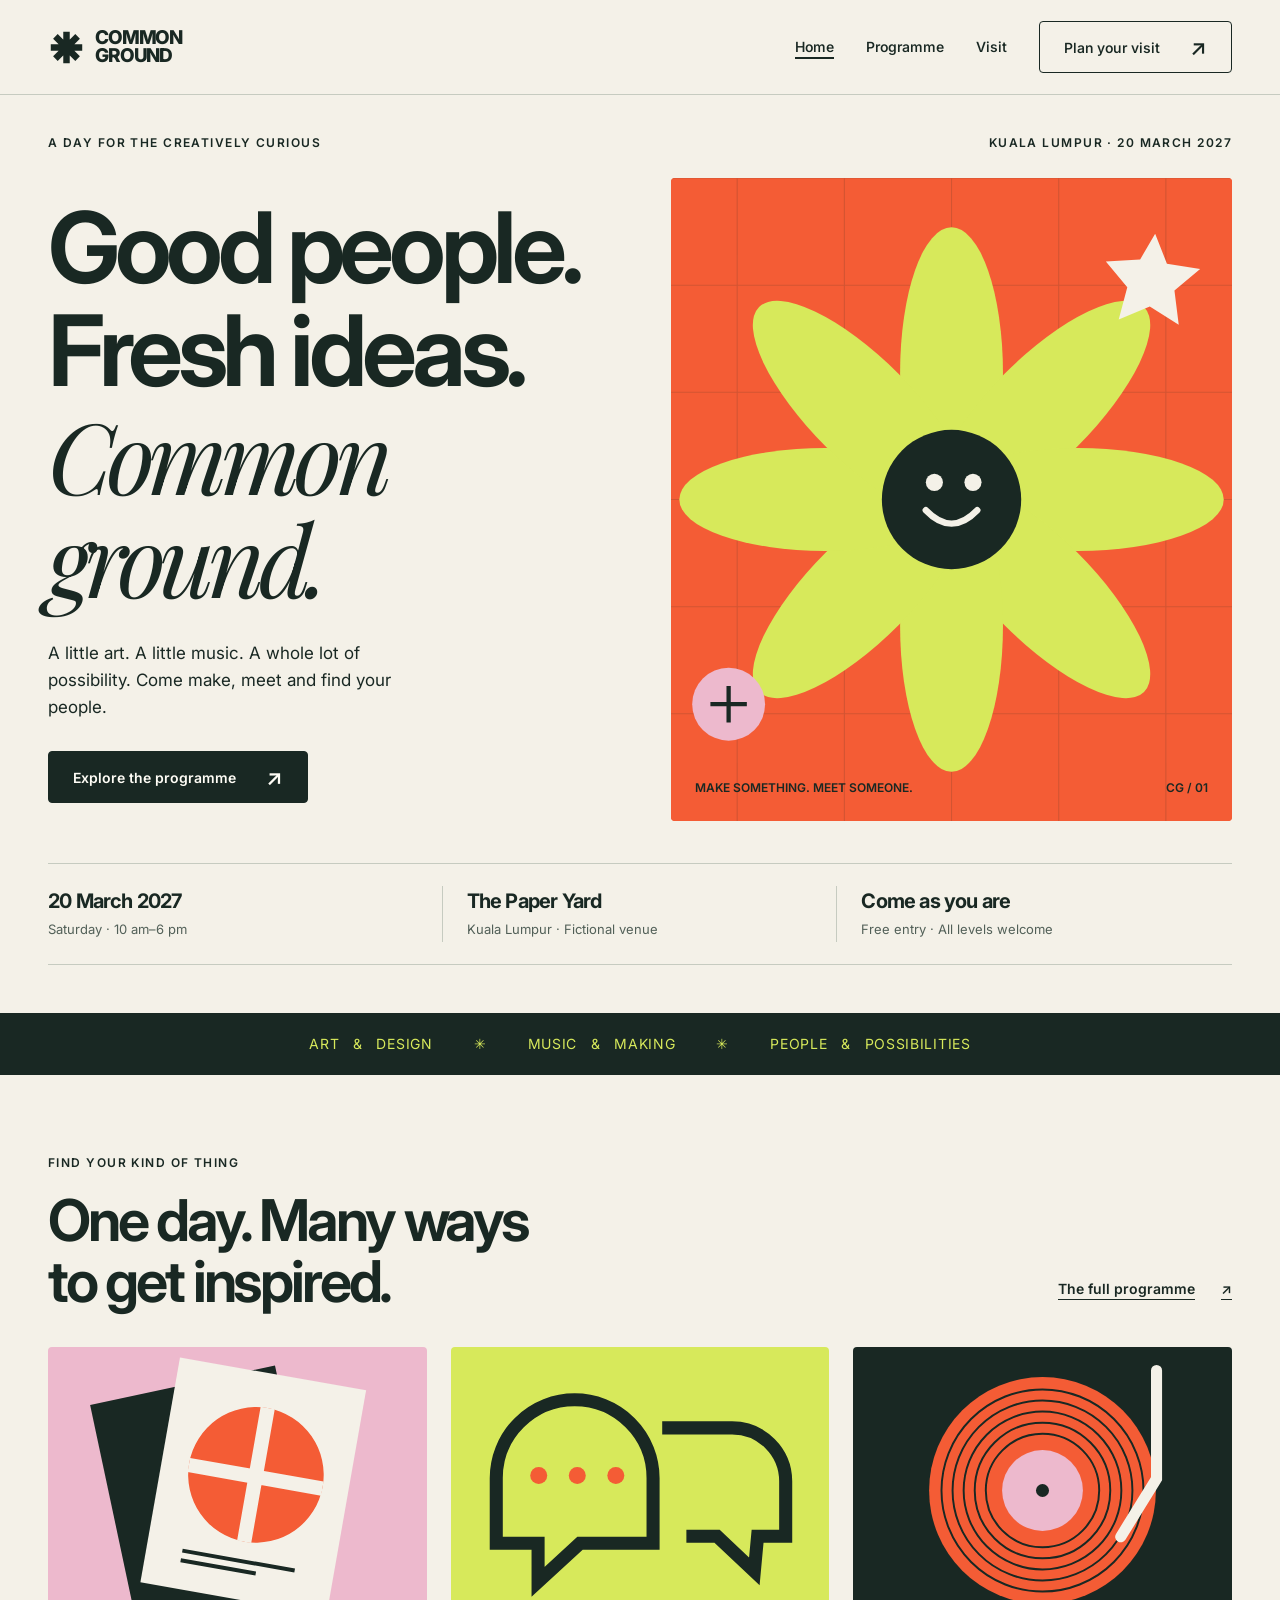
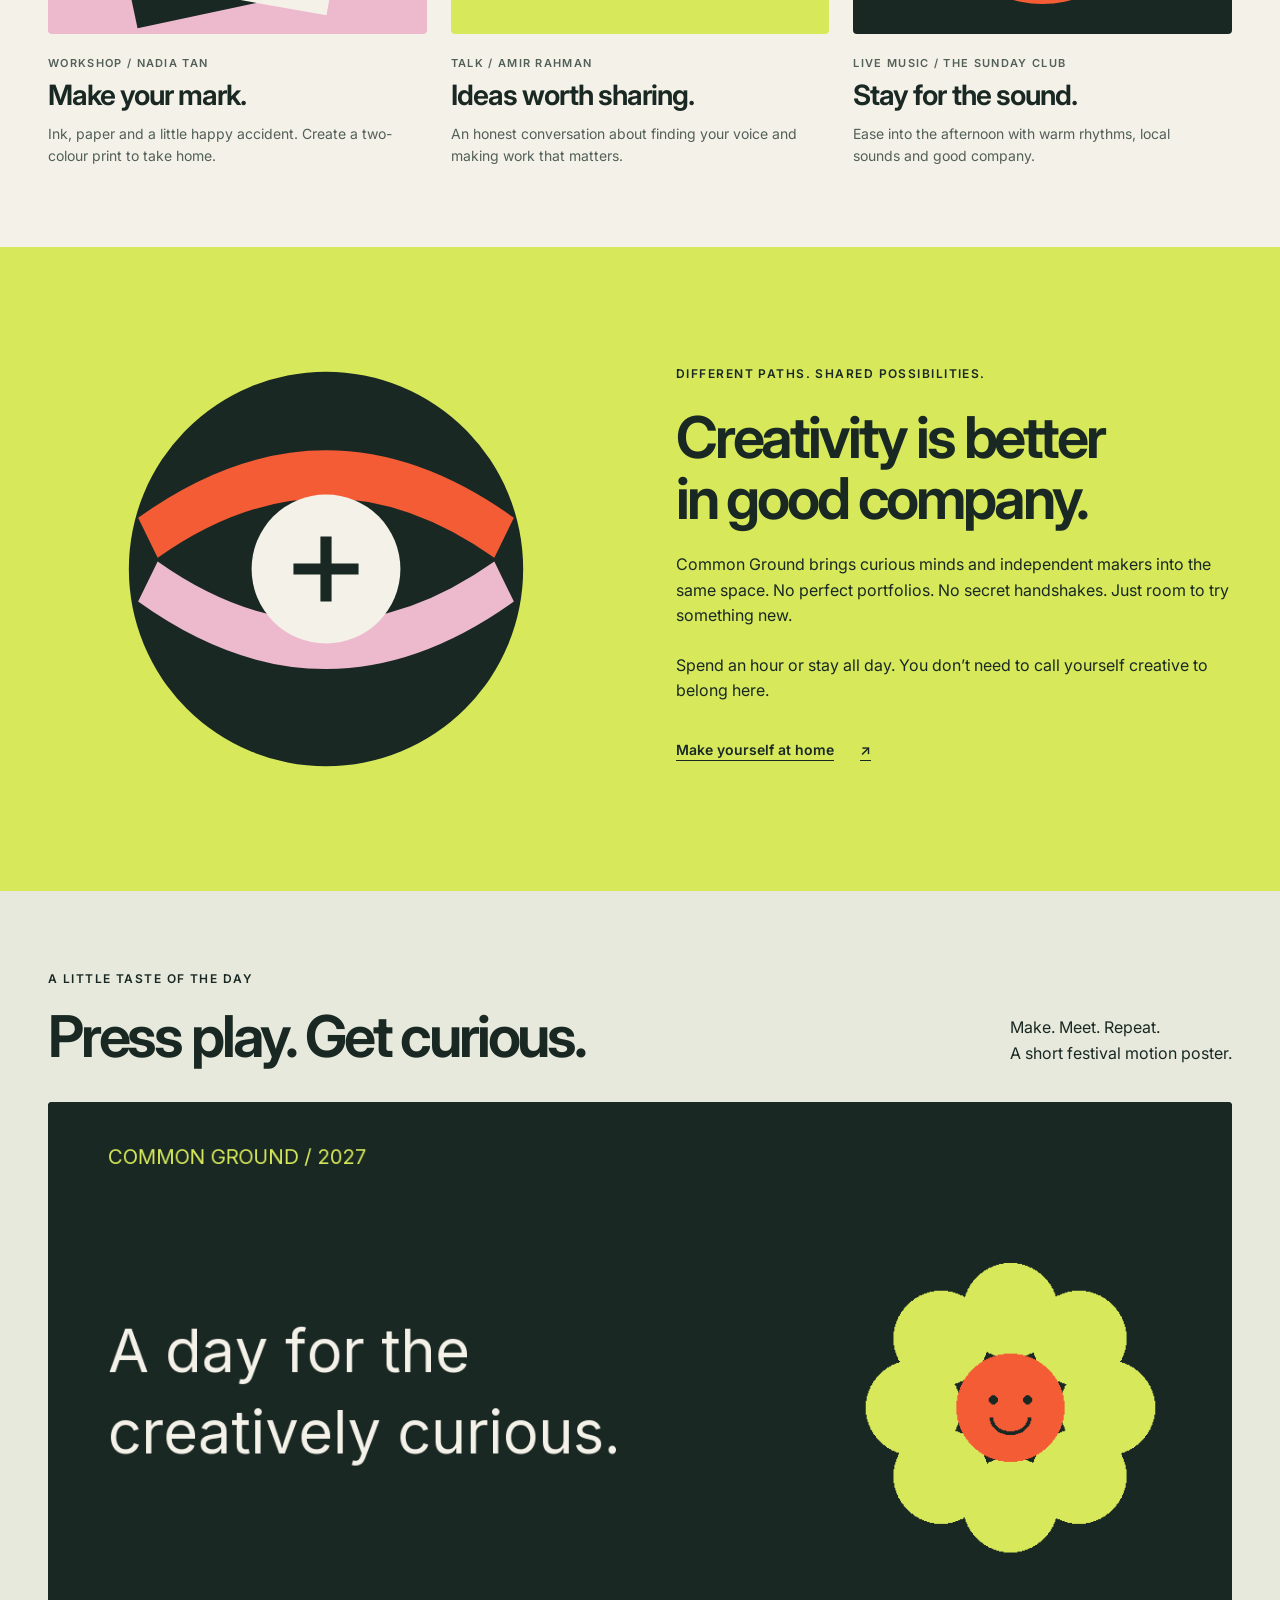
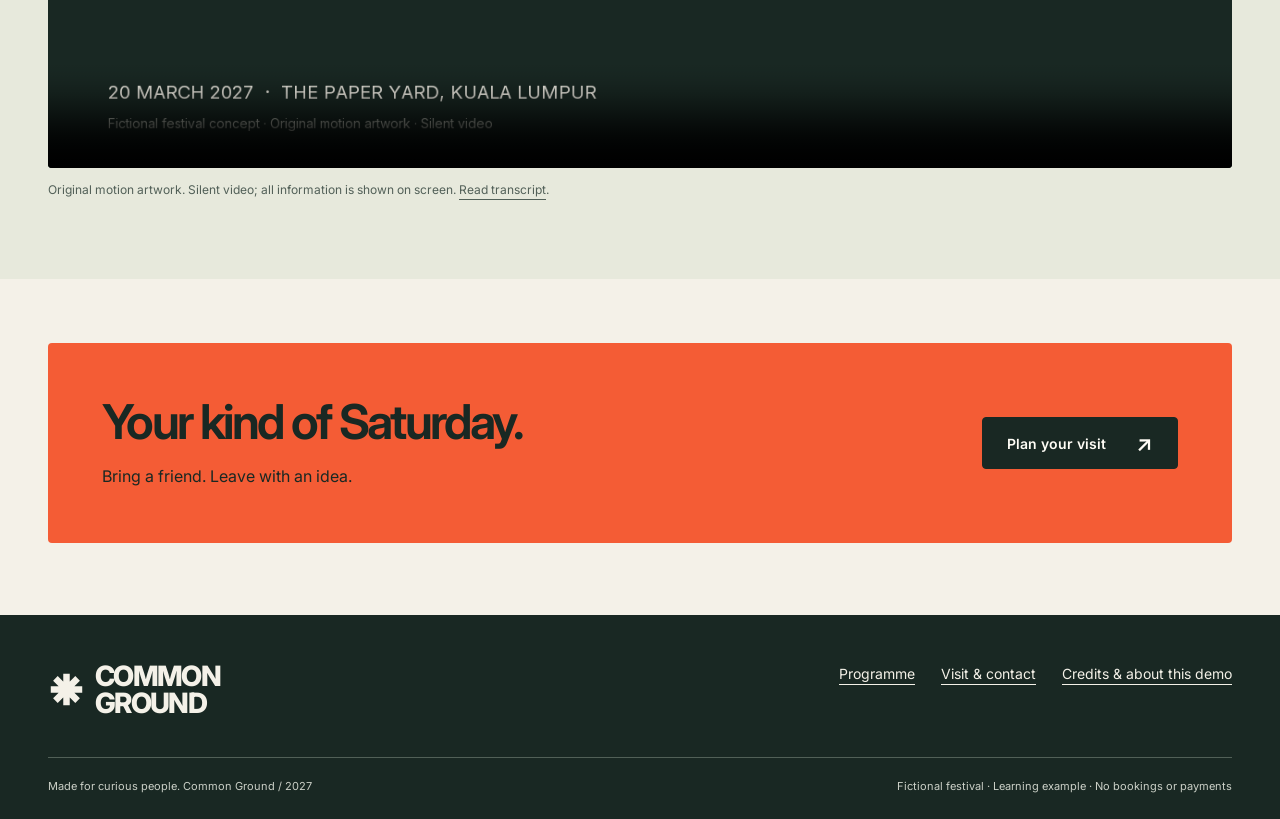
<file: index.html>
<!doctype html><html lang="en"><head><meta charset="utf-8"><meta name="viewport" content="width=device-width,initial-scale=1"><meta name="description" content="Discover Common Ground, a fictional creative festival with art, talks and music."><meta name="robots" content="noindex,nofollow"><title>A day for the creatively curious | Common Ground</title><link rel="icon" href="assets/favicon.svg" type="image/svg+xml"><link rel="stylesheet" href="styles.css"><script src="app.js" defer></script></head><body><a class="skip" href="#main">Skip to content</a><header class="site-header"><div class="container nav-wrap"><a class="brand" href="index.html" aria-label="Common Ground home"><svg aria-hidden="true" viewBox="0 0 40 40"><path d="M20 3V37M3 20H37M8 8L32 32M8 32L32 8" stroke="currentColor" stroke-width="7"/></svg><span>COMMON<br>GROUND</span></a><button class="menu-button" aria-expanded="false" aria-controls="main-nav">Menu +</button><nav id="main-nav" class="nav-links" aria-label="Main navigation"><a href="index.html" aria-current="page">Home</a><a href="programme.html">Programme</a><a href="visit.html">Visit</a><a class="button button-light" href="visit.html">Plan your visit<span class="arrow" aria-hidden="true">↗</span></a></nav></div></header><main id="main" tabindex="-1"><section class="hero container"><div class="hero-top eyebrow"><span>A day for the creatively curious</span><span>Kuala Lumpur · 20 March 2027</span></div><div class="hero-grid"><div class="hero-copy"><h1><span>Good people.</span><span>Fresh ideas.</span><span class="serif">Common ground.</span></h1><p>A little art. A little music. A whole lot of possibility. Come make, meet and find your people.</p><a class="button " href="programme.html">Explore the programme<span class="arrow" aria-hidden="true">↗</span></a></div><div class="hero-art"><img src="assets/hero.svg" alt="Lime-green flower with a smiling centre on an orange festival poster" width="600" height="600" fetchpriority="high"><div class="art-label"><span>MAKE SOMETHING. MEET SOMEONE.</span><span>CG / 01</span></div></div></div><div class="facts"><div class="fact"><strong>20 March 2027</strong><span>Saturday · 10 am–6 pm</span></div><div class="fact"><strong>The Paper Yard</strong><span>Kuala Lumpur · Fictional venue</span></div><div class="fact"><strong>Come as you are</strong><span>Free entry · All levels welcome</span></div></div></section><div class="ribbon" aria-label="Art, design, music and community">ART & DESIGN &nbsp; ✳ &nbsp; MUSIC & MAKING &nbsp; ✳ &nbsp; PEOPLE & POSSIBILITIES</div><section id="highlights" class="section container"><div class="section-top"><div><p class="eyebrow">Find your kind of thing</p><h2>One day. Many ways<br>to get inspired.</h2></div><a class="text-link" href="programme.html">The full programme <span aria-hidden="true">↗</span></a></div><div class="cards"><article class="card"><div class="card-art"><img src="assets/print.svg" alt="" width="600" height="440" loading="lazy"></div><p class="eyebrow">Workshop / Nadia Tan</p><h3><a href="visit.html#contact">Make your mark.</a></h3><p>Ink, paper and a little happy accident. Create a two-colour print to take home.</p></article><article class="card"><div class="card-art"><img src="assets/talk.svg" alt="" width="600" height="440" loading="lazy"></div><p class="eyebrow">Talk / Amir Rahman</p><h3><a href="visit.html#contact">Ideas worth sharing.</a></h3><p>An honest conversation about finding your voice and making work that matters.</p></article><article class="card"><div class="card-art"><img src="assets/sound.svg" alt="" width="600" height="440" loading="lazy"></div><p class="eyebrow">Live music / The Sunday Club</p><h3><a href="visit.html#contact">Stay for the sound.</a></h3><p>Ease into the afternoon with warm rhythms, local sounds and good company.</p></article></div></section><section id="about" class="section about-block"><div class="container split-section"><div class="about-art"><img src="assets/about.svg" alt="Two colourful paths meeting around a shared centre" width="600" height="520" loading="lazy"></div><div><p class="eyebrow">Different paths. Shared possibilities.</p><h2>Creativity is better<br>in good company.</h2><p>Common Ground brings curious minds and independent makers into the same space. No perfect portfolios. No secret handshakes. Just room to try something new.</p><p>Spend an hour or stay all day. You don’t need to call yourself creative to belong here.</p><a class="text-link" href="visit.html">Make yourself at home <span aria-hidden="true">↗</span></a></div></div></section><section id="preview" class="section media-section"><div class="container"><div class="section-top"><div><p class="eyebrow">A little taste of the day</p><h2>Press play. Get curious.</h2></div><p>Make. Meet. Repeat.<br>A short festival motion poster.</p></div><div class="video-shell"><video controls preload="metadata" poster="assets/video-poster.png" aria-label="Common Ground animated festival poster"><source src="assets/festival-teaser.mp4" type="video/mp4"><track kind="captions" src="assets/teaser.vtt" srclang="en" label="English" default>Your browser does not support video. <a href="assets/festival-teaser.mp4">Download the festival teaser.</a></video></div><p class="caption">Original motion artwork. Silent video; all information is shown on screen. <a href="credits.html#transcript">Read transcript</a>.</p></div></section><div style="height:64px"></div><div class="container"><section class="cta" id="visit"><div><h2>Your kind of Saturday.</h2><p>Bring a friend. Leave with an idea.</p></div><a class="button " href="visit.html">Plan your visit<span class="arrow" aria-hidden="true">↗</span></a></section></div></main><footer class="site-footer"><div class="container"><div class="footer-top"><a class="brand" href="index.html" aria-label="Common Ground home"><svg aria-hidden="true" viewBox="0 0 40 40"><path d="M20 3V37M3 20H37M8 8L32 32M8 32L32 8" stroke="currentColor" stroke-width="7"/></svg><span>COMMON<br>GROUND</span></a><div class="footer-links"><a href="programme.html">Programme</a><a href="visit.html">Visit & contact</a><a href="credits.html">Credits & about this demo</a></div></div><div class="footer-bottom"><span>Made for curious people. Common Ground / 2027</span><span>Fictional festival · Learning example · No bookings or payments</span></div></div></footer></body></html>
</file>
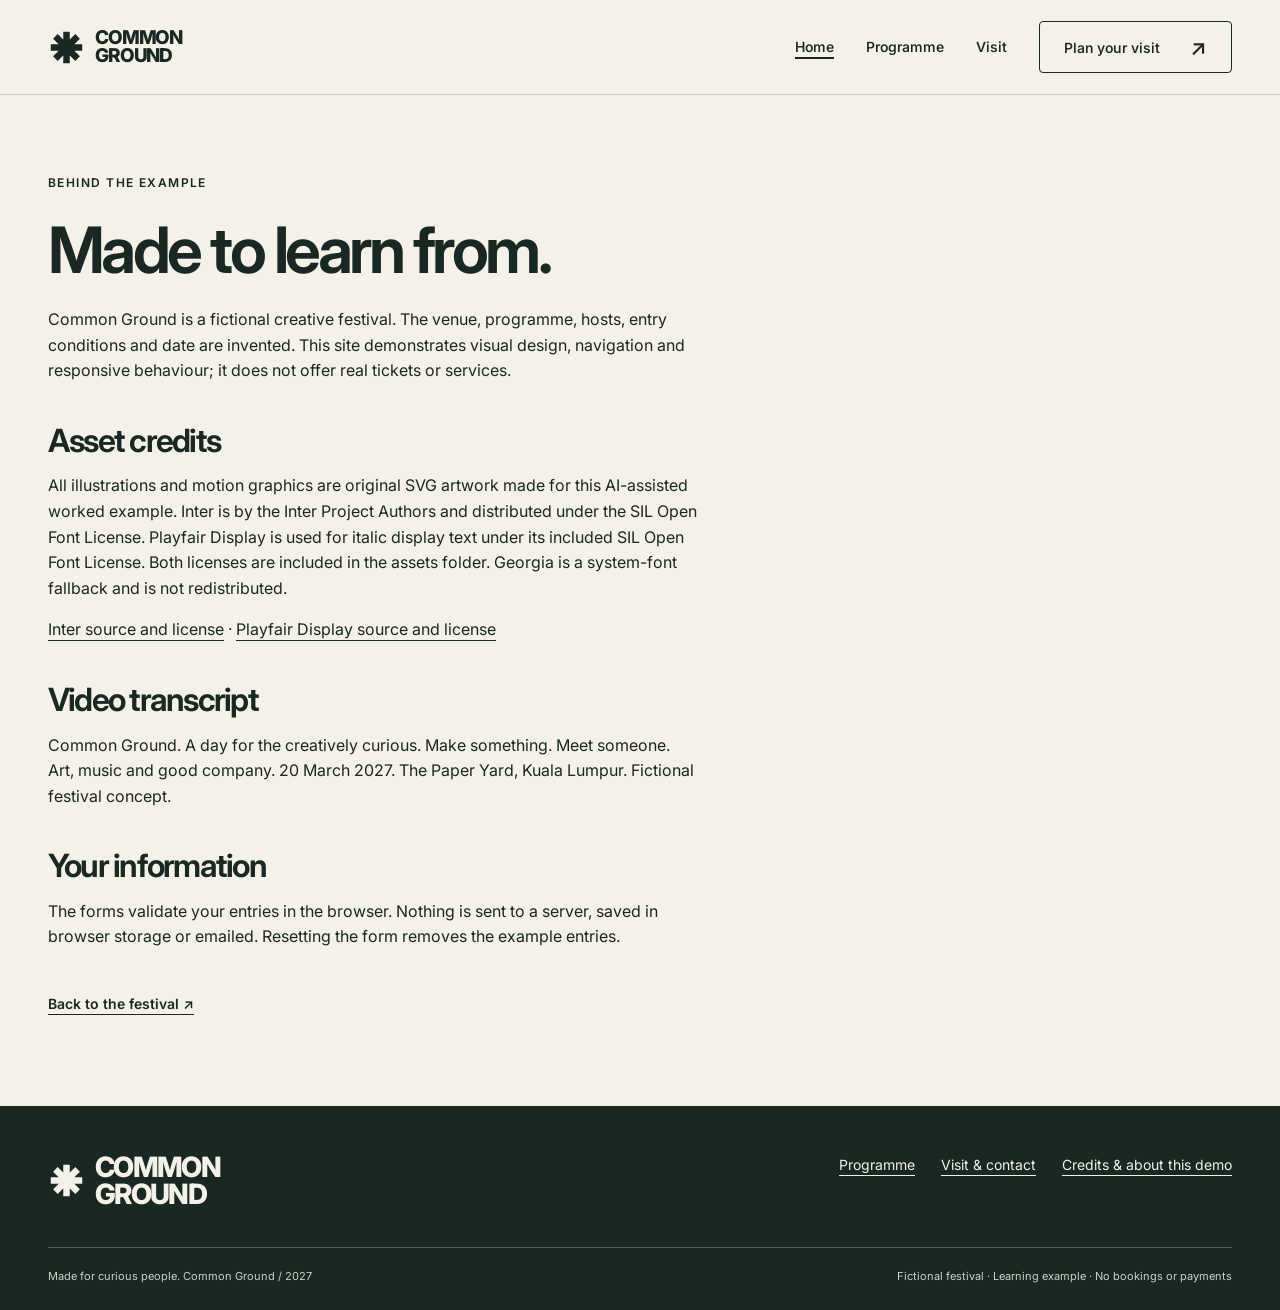
<file: credits.html>
<!doctype html><html lang="en"><head><meta charset="utf-8"><meta name="viewport" content="width=device-width,initial-scale=1"><meta name="description" content="Asset credits, demo information and accessible video transcript."><meta name="robots" content="noindex,nofollow"><title>Credits & demo information | Common Ground</title><link rel="icon" href="assets/favicon.svg" type="image/svg+xml"><link rel="stylesheet" href="styles.css"><script src="app.js" defer></script></head><body><a class="skip" href="#main">Skip to content</a><header class="site-header"><div class="container nav-wrap"><a class="brand" href="index.html" aria-label="Common Ground home"><svg aria-hidden="true" viewBox="0 0 40 40"><path d="M20 3V37M3 20H37M8 8L32 32M8 32L32 8" stroke="currentColor" stroke-width="7"/></svg><span>COMMON<br>GROUND</span></a><button class="menu-button" aria-expanded="false" aria-controls="main-nav">Menu +</button><nav id="main-nav" class="nav-links" aria-label="Main navigation"><a href="index.html" aria-current="page">Home</a><a href="programme.html">Programme</a><a href="visit.html">Visit</a><a class="button button-light" href="visit.html">Plan your visit<span class="arrow" aria-hidden="true">↗</span></a></nav></div></header><main id="main" tabindex="-1"><section class="container section"><p class="eyebrow">Behind the example</p><h1 style="font-size:64px;margin:24px 0">Made to learn from.</h1><p>Common Ground is a fictional creative festival. The venue, programme, hosts, entry conditions and date are invented. This site demonstrates visual design, navigation and responsive behaviour; it does not offer real tickets or services.</p><h2 style="font-size:32px;margin:40px 0 16px">Asset credits</h2><p>All illustrations and motion graphics are original SVG artwork made for this AI-assisted worked example. Inter is by the Inter Project Authors and distributed under the SIL Open Font License. Playfair Display is used for italic display text under its included SIL Open Font License. Both licenses are included in the assets folder. Georgia is a system-font fallback and is not redistributed.</p><p style="margin-top:16px"><a href="https://github.com/google/fonts/tree/main/ofl/inter">Inter source and license</a> · <a href="https://github.com/google/fonts/tree/main/ofl/playfairdisplay">Playfair Display source and license</a></p><h2 id="transcript" style="font-size:32px;margin:40px 0 16px">Video transcript</h2><p>Common Ground. A day for the creatively curious. Make something. Meet someone. Art, music and good company. 20 March 2027. The Paper Yard, Kuala Lumpur. Fictional festival concept.</p><h2 style="font-size:32px;margin:40px 0 16px">Your information</h2><p>The forms validate your entries in the browser. Nothing is sent to a server, saved in browser storage or emailed. Resetting the form removes the example entries.</p><p style="margin-top:32px"><a class="text-link" href="index.html">Back to the festival ↗</a></p></section></main><footer class="site-footer"><div class="container"><div class="footer-top"><a class="brand" href="index.html" aria-label="Common Ground home"><svg aria-hidden="true" viewBox="0 0 40 40"><path d="M20 3V37M3 20H37M8 8L32 32M8 32L32 8" stroke="currentColor" stroke-width="7"/></svg><span>COMMON<br>GROUND</span></a><div class="footer-links"><a href="programme.html">Programme</a><a href="visit.html">Visit & contact</a><a href="credits.html">Credits & about this demo</a></div></div><div class="footer-bottom"><span>Made for curious people. Common Ground / 2027</span><span>Fictional festival · Learning example · No bookings or payments</span></div></div></footer></body></html>
</file>
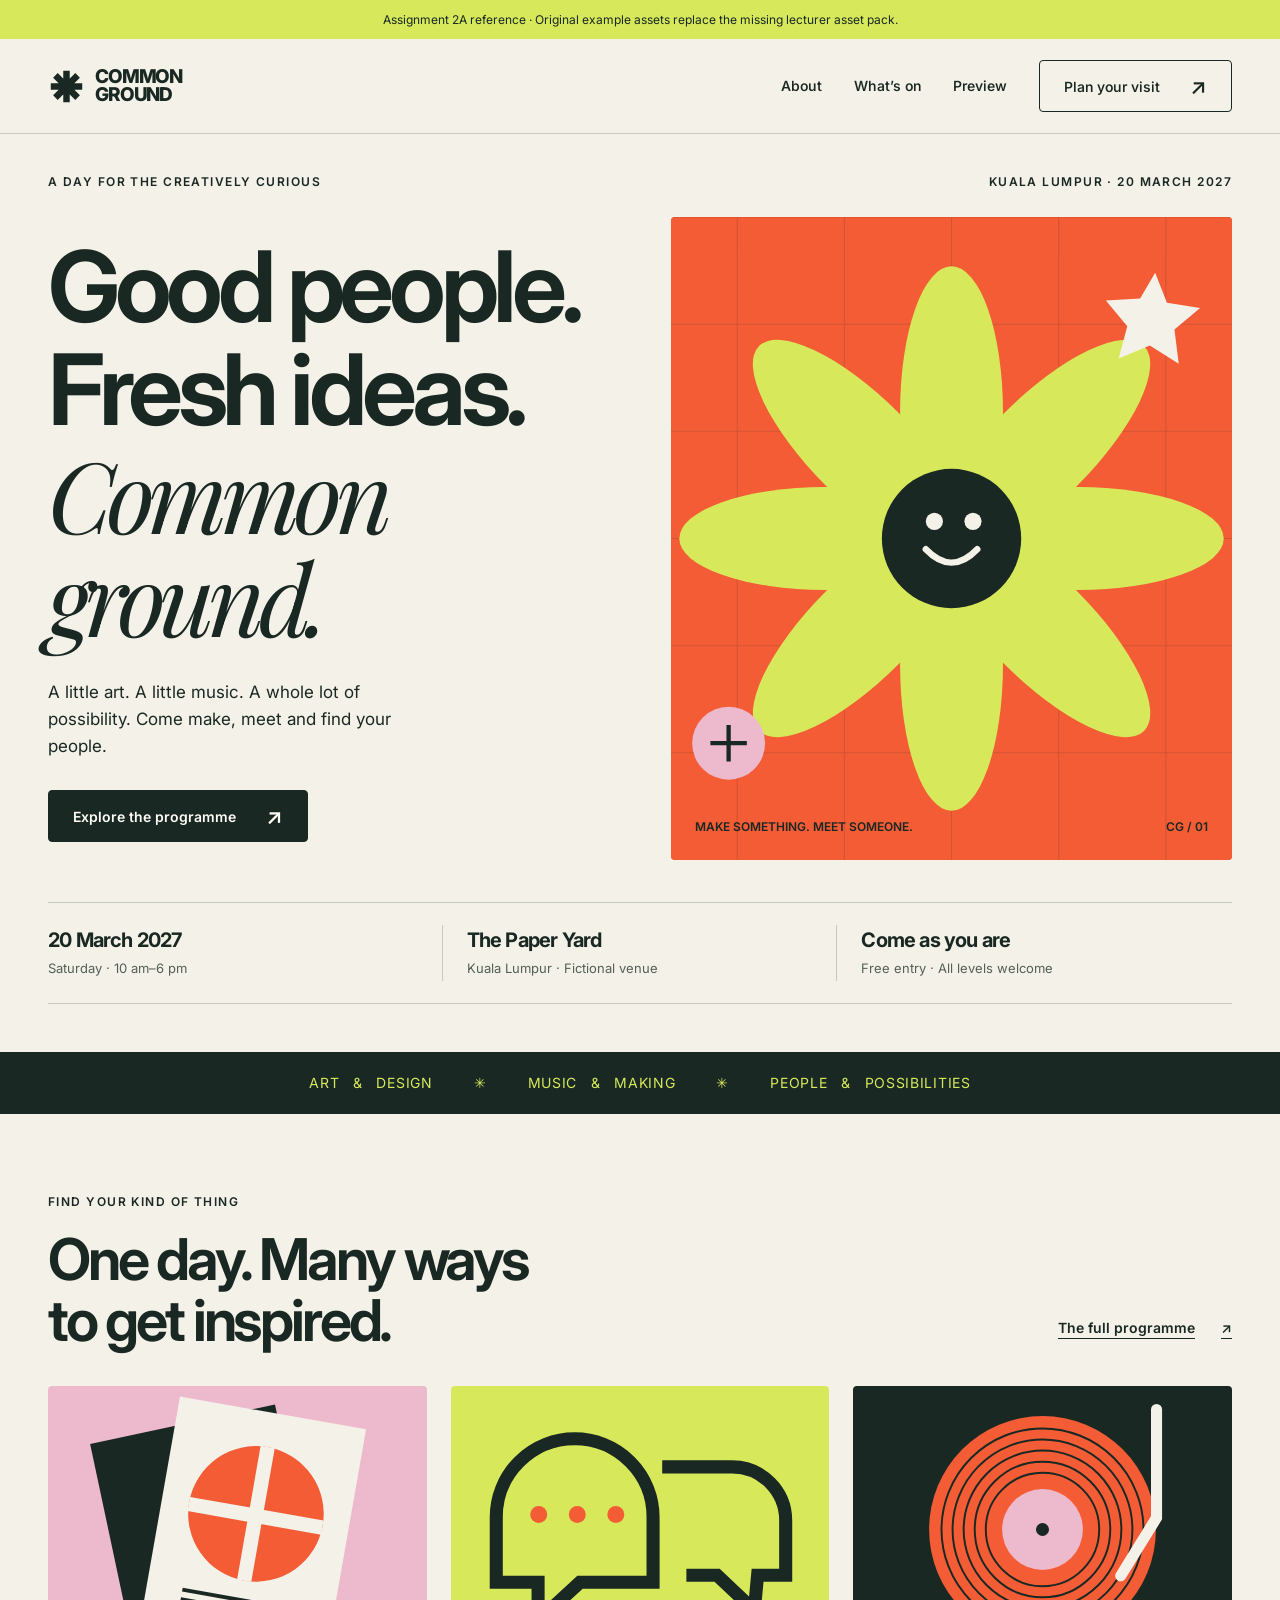
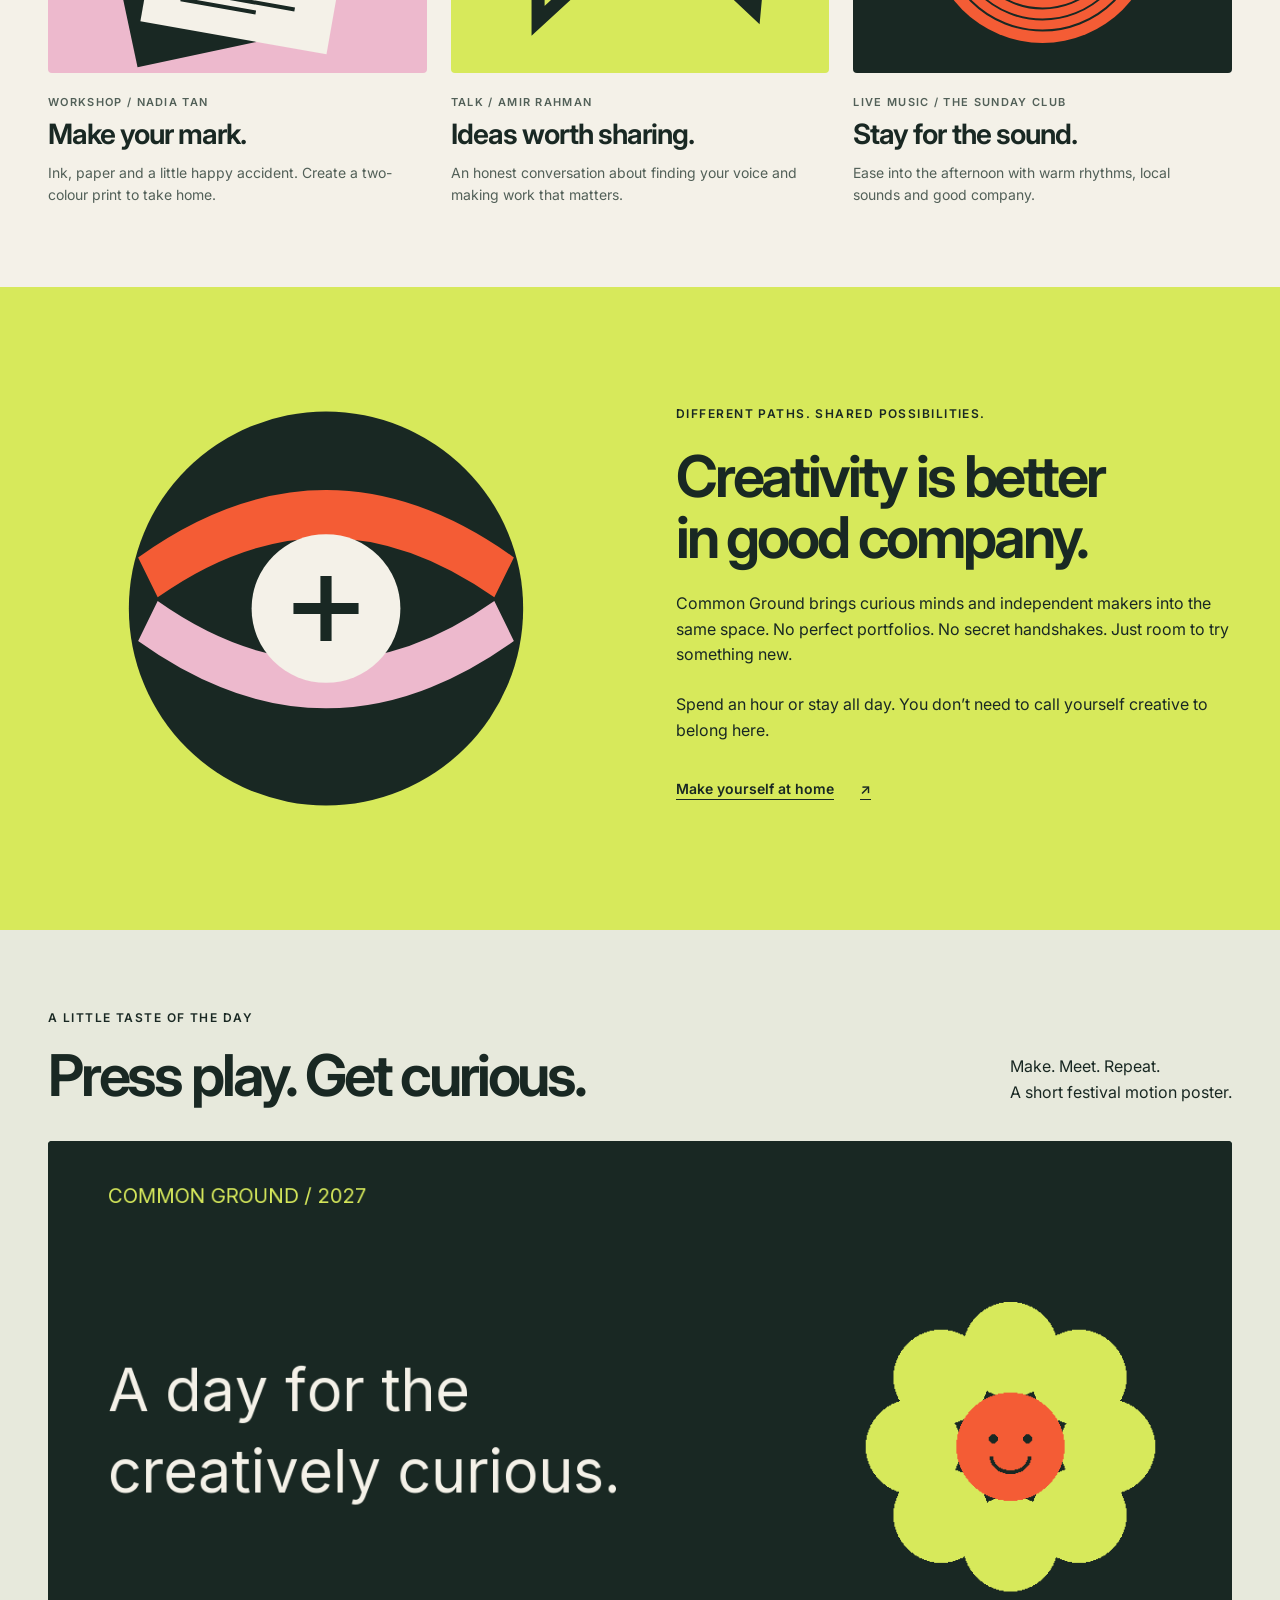
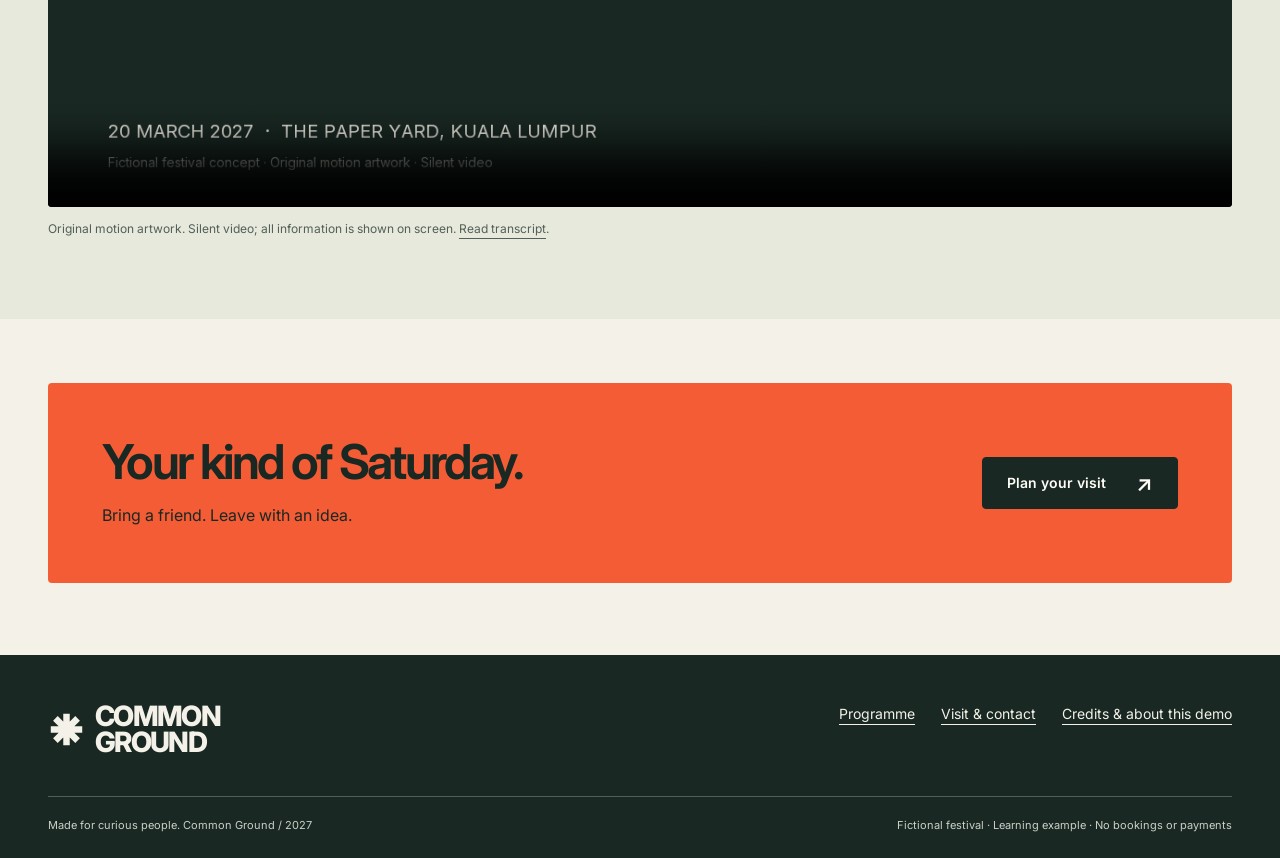
<file: pa1.html>
<!doctype html><html lang="en"><head><meta charset="utf-8"><meta name="viewport" content="width=device-width,initial-scale=1"><meta name="description" content="A one-page festival design reference for Practical Assessment 1."><meta name="robots" content="noindex,nofollow"><title>2A · One-page design reference | Common Ground</title><link rel="icon" href="assets/favicon.svg" type="image/svg+xml"><link rel="stylesheet" href="styles.css"><script src="app.js" defer></script></head><body class="pa1"><div class="practice-label">Assignment 2A reference · Original example assets replace the missing lecturer asset pack.</div><a class="skip" href="#main">Skip to content</a><header class="site-header"><div class="container nav-wrap"><a class="brand" href="pa1.html" aria-label="Common Ground home"><svg aria-hidden="true" viewBox="0 0 40 40"><path d="M20 3V37M3 20H37M8 8L32 32M8 32L32 8" stroke="currentColor" stroke-width="7"/></svg><span>COMMON<br>GROUND</span></a><button class="menu-button" aria-expanded="false" aria-controls="main-nav">Menu +</button><nav id="main-nav" class="nav-links" aria-label="Main navigation"><a href="#about">About</a><a href="#highlights">What’s on</a><a href="#preview">Preview</a><a class="button button-light" href="#visit">Plan your visit<span class="arrow" aria-hidden="true">↗</span></a></nav></div></header><main id="main" tabindex="-1"><section class="hero container"><div class="hero-top eyebrow"><span>A day for the creatively curious</span><span>Kuala Lumpur · 20 March 2027</span></div><div class="hero-grid"><div class="hero-copy"><h1><span>Good people.</span><span>Fresh ideas.</span><span class="serif">Common ground.</span></h1><p>A little art. A little music. A whole lot of possibility. Come make, meet and find your people.</p><a class="button " href="#highlights">Explore the programme<span class="arrow" aria-hidden="true">↗</span></a></div><div class="hero-art"><img src="assets/hero.svg" alt="Lime-green flower with a smiling centre on an orange festival poster" width="600" height="600" fetchpriority="high"><div class="art-label"><span>MAKE SOMETHING. MEET SOMEONE.</span><span>CG / 01</span></div></div></div><div class="facts"><div class="fact"><strong>20 March 2027</strong><span>Saturday · 10 am–6 pm</span></div><div class="fact"><strong>The Paper Yard</strong><span>Kuala Lumpur · Fictional venue</span></div><div class="fact"><strong>Come as you are</strong><span>Free entry · All levels welcome</span></div></div></section><div class="ribbon" aria-label="Art, design, music and community">ART & DESIGN &nbsp; ✳ &nbsp; MUSIC & MAKING &nbsp; ✳ &nbsp; PEOPLE & POSSIBILITIES</div><section id="highlights" class="section container"><div class="section-top"><div><p class="eyebrow">Find your kind of thing</p><h2>One day. Many ways<br>to get inspired.</h2></div><a class="text-link" href="programme.html">The full programme <span aria-hidden="true">↗</span></a></div><div class="cards"><article class="card"><div class="card-art"><img src="assets/print.svg" alt="" width="600" height="440" loading="lazy"></div><p class="eyebrow">Workshop / Nadia Tan</p><h3><a href="visit.html#contact">Make your mark.</a></h3><p>Ink, paper and a little happy accident. Create a two-colour print to take home.</p></article><article class="card"><div class="card-art"><img src="assets/talk.svg" alt="" width="600" height="440" loading="lazy"></div><p class="eyebrow">Talk / Amir Rahman</p><h3><a href="visit.html#contact">Ideas worth sharing.</a></h3><p>An honest conversation about finding your voice and making work that matters.</p></article><article class="card"><div class="card-art"><img src="assets/sound.svg" alt="" width="600" height="440" loading="lazy"></div><p class="eyebrow">Live music / The Sunday Club</p><h3><a href="visit.html#contact">Stay for the sound.</a></h3><p>Ease into the afternoon with warm rhythms, local sounds and good company.</p></article></div></section><section id="about" class="section about-block"><div class="container split-section"><div class="about-art"><img src="assets/about.svg" alt="Two colourful paths meeting around a shared centre" width="600" height="520" loading="lazy"></div><div><p class="eyebrow">Different paths. Shared possibilities.</p><h2>Creativity is better<br>in good company.</h2><p>Common Ground brings curious minds and independent makers into the same space. No perfect portfolios. No secret handshakes. Just room to try something new.</p><p>Spend an hour or stay all day. You don’t need to call yourself creative to belong here.</p><a class="text-link" href="visit.html">Make yourself at home <span aria-hidden="true">↗</span></a></div></div></section><section id="preview" class="section media-section"><div class="container"><div class="section-top"><div><p class="eyebrow">A little taste of the day</p><h2>Press play. Get curious.</h2></div><p>Make. Meet. Repeat.<br>A short festival motion poster.</p></div><div class="video-shell"><video controls preload="metadata" poster="assets/video-poster.png" aria-label="Common Ground animated festival poster"><source src="assets/festival-teaser.mp4" type="video/mp4"><track kind="captions" src="assets/teaser.vtt" srclang="en" label="English" default>Your browser does not support video. <a href="assets/festival-teaser.mp4">Download the festival teaser.</a></video></div><p class="caption">Original motion artwork. Silent video; all information is shown on screen. <a href="credits.html#transcript">Read transcript</a>.</p></div></section><div style="height:64px"></div><div class="container"><section class="cta" id="visit"><div><h2>Your kind of Saturday.</h2><p>Bring a friend. Leave with an idea.</p></div><a class="button " href="visit.html">Plan your visit<span class="arrow" aria-hidden="true">↗</span></a></section></div></main><footer class="site-footer"><div class="container"><div class="footer-top"><a class="brand" href="index.html" aria-label="Common Ground home"><svg aria-hidden="true" viewBox="0 0 40 40"><path d="M20 3V37M3 20H37M8 8L32 32M8 32L32 8" stroke="currentColor" stroke-width="7"/></svg><span>COMMON<br>GROUND</span></a><div class="footer-links"><a href="programme.html">Programme</a><a href="visit.html">Visit & contact</a><a href="credits.html">Credits & about this demo</a></div></div><div class="footer-bottom"><span>Made for curious people. Common Ground / 2027</span><span>Fictional festival · Learning example · No bookings or payments</span></div></div></footer></body></html>
</file>
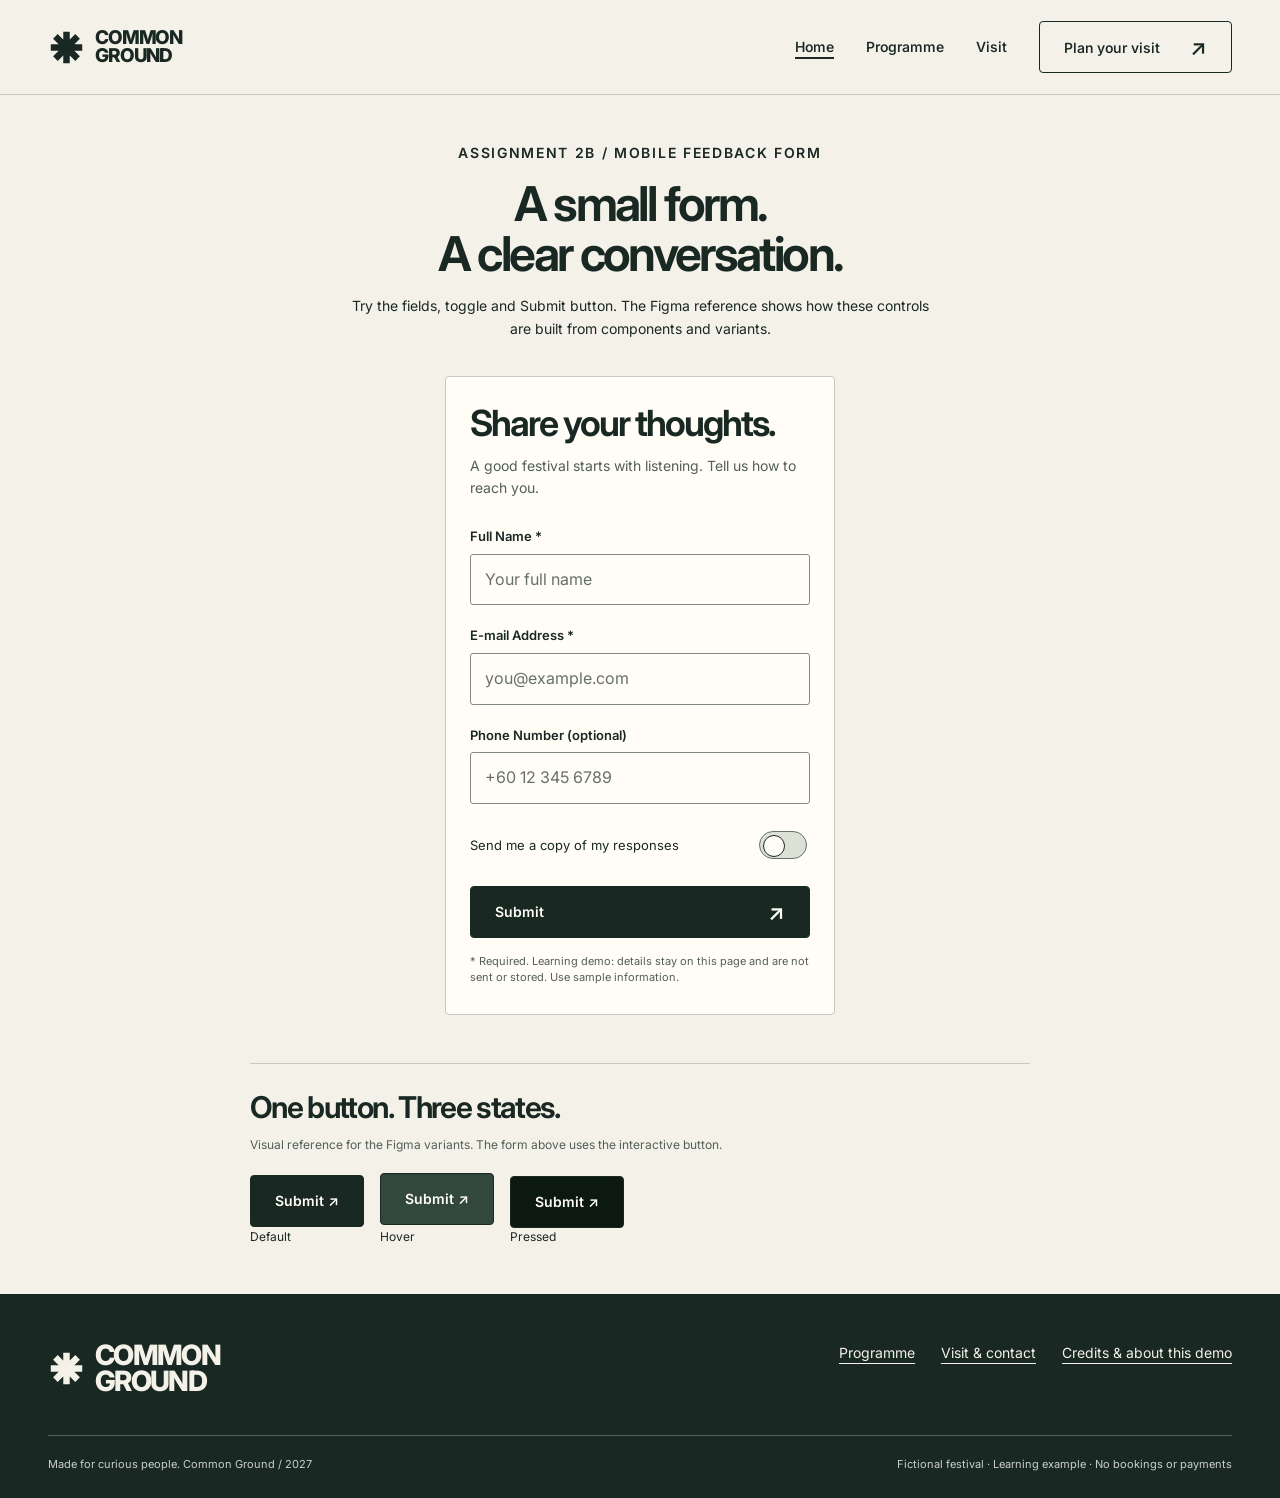
<file: pa2.html>
<!doctype html><html lang="en"><head><meta charset="utf-8"><meta name="viewport" content="width=device-width,initial-scale=1"><meta name="description" content="An interactive mobile feedback form reference with toggle and button states."><meta name="robots" content="noindex,nofollow"><title>2B · Feedback form reference | Common Ground</title><link rel="icon" href="assets/favicon.svg" type="image/svg+xml"><link rel="stylesheet" href="styles.css"><script src="app.js" defer></script></head><body><a class="skip" href="#main">Skip to content</a><header class="site-header"><div class="container nav-wrap"><a class="brand" href="index.html" aria-label="Common Ground home"><svg aria-hidden="true" viewBox="0 0 40 40"><path d="M20 3V37M3 20H37M8 8L32 32M8 32L32 8" stroke="currentColor" stroke-width="7"/></svg><span>COMMON<br>GROUND</span></a><button class="menu-button" aria-expanded="false" aria-controls="main-nav">Menu +</button><nav id="main-nav" class="nav-links" aria-label="Main navigation"><a href="index.html" aria-current="page">Home</a><a href="programme.html">Programme</a><a href="visit.html">Visit</a><a class="button button-light" href="visit.html">Plan your visit<span class="arrow" aria-hidden="true">↗</span></a></nav></div></header><main id="main" tabindex="-1"><section class="container feedback-layout"><div class="feedback-title"><p class="eyebrow">Assignment 2B / Mobile feedback form</p><h1>A small form.<br>A clear conversation.</h1><p>Try the fields, toggle and Submit button. The Figma reference shows how these controls are built from components and variants.</p></div><div class="form-card"><h2>Share your thoughts.</h2><p>A good festival starts with listening. Tell us how to reach you.</p><form data-demo-form><label class="field" for="feedback-fullName"><span>Full Name *</span><input id="feedback-fullName" name="fullName" type="text" placeholder="Your full name" autocomplete="name" aria-describedby="feedback-fullName-error" required><small class="error" id="feedback-fullName-error"></small></label><label class="field" for="feedback-email"><span>E-mail Address *</span><input id="feedback-email" name="email" type="email" placeholder="you@example.com" autocomplete="email" aria-describedby="feedback-email-error" required><small class="error" id="feedback-email-error"></small></label><label class="field" for="feedback-phone"><span>Phone Number (optional)</span><input id="feedback-phone" name="phone" type="tel" placeholder="+60 12 345 6789" autocomplete="tel" aria-describedby="feedback-phone-error"><small class="error" id="feedback-phone-error"></small></label><label class="toggle-row" for="feedback-copy"><span>Send me a copy of my responses</span><input id="feedback-copy" name="copy" type="checkbox" role="switch"></label><button class="button" type="submit">Submit <span class="arrow" aria-hidden="true">↗</span></button><p class="demo-note">* Required. Learning demo: details stay on this page and are not sent or stored. Use sample information.</p></form><div class="success" hidden tabindex="-1" role="status"><p class="eyebrow">Demo complete</p><h3>Thanks for trying it.</h3><p></p><button class="button button-light" type="button">Try another response ↗</button></div></div><div class="component-guide"><h2>One button. Three states.</h2><p class="caption">Visual reference for the Figma variants. The form above uses the interactive button.</p><div class="state-row"><div><span class="button">Submit ↗</span><p class="state-caption">Default</p></div><div><span class="button state-hover">Submit ↗</span><p class="state-caption">Hover</p></div><div><span class="button state-pressed">Submit ↗</span><p class="state-caption">Pressed</p></div></div></div></section></main><footer class="site-footer"><div class="container"><div class="footer-top"><a class="brand" href="index.html" aria-label="Common Ground home"><svg aria-hidden="true" viewBox="0 0 40 40"><path d="M20 3V37M3 20H37M8 8L32 32M8 32L32 8" stroke="currentColor" stroke-width="7"/></svg><span>COMMON<br>GROUND</span></a><div class="footer-links"><a href="programme.html">Programme</a><a href="visit.html">Visit & contact</a><a href="credits.html">Credits & about this demo</a></div></div><div class="footer-bottom"><span>Made for curious people. Common Ground / 2027</span><span>Fictional festival · Learning example · No bookings or payments</span></div></div></footer></body></html>
</file>
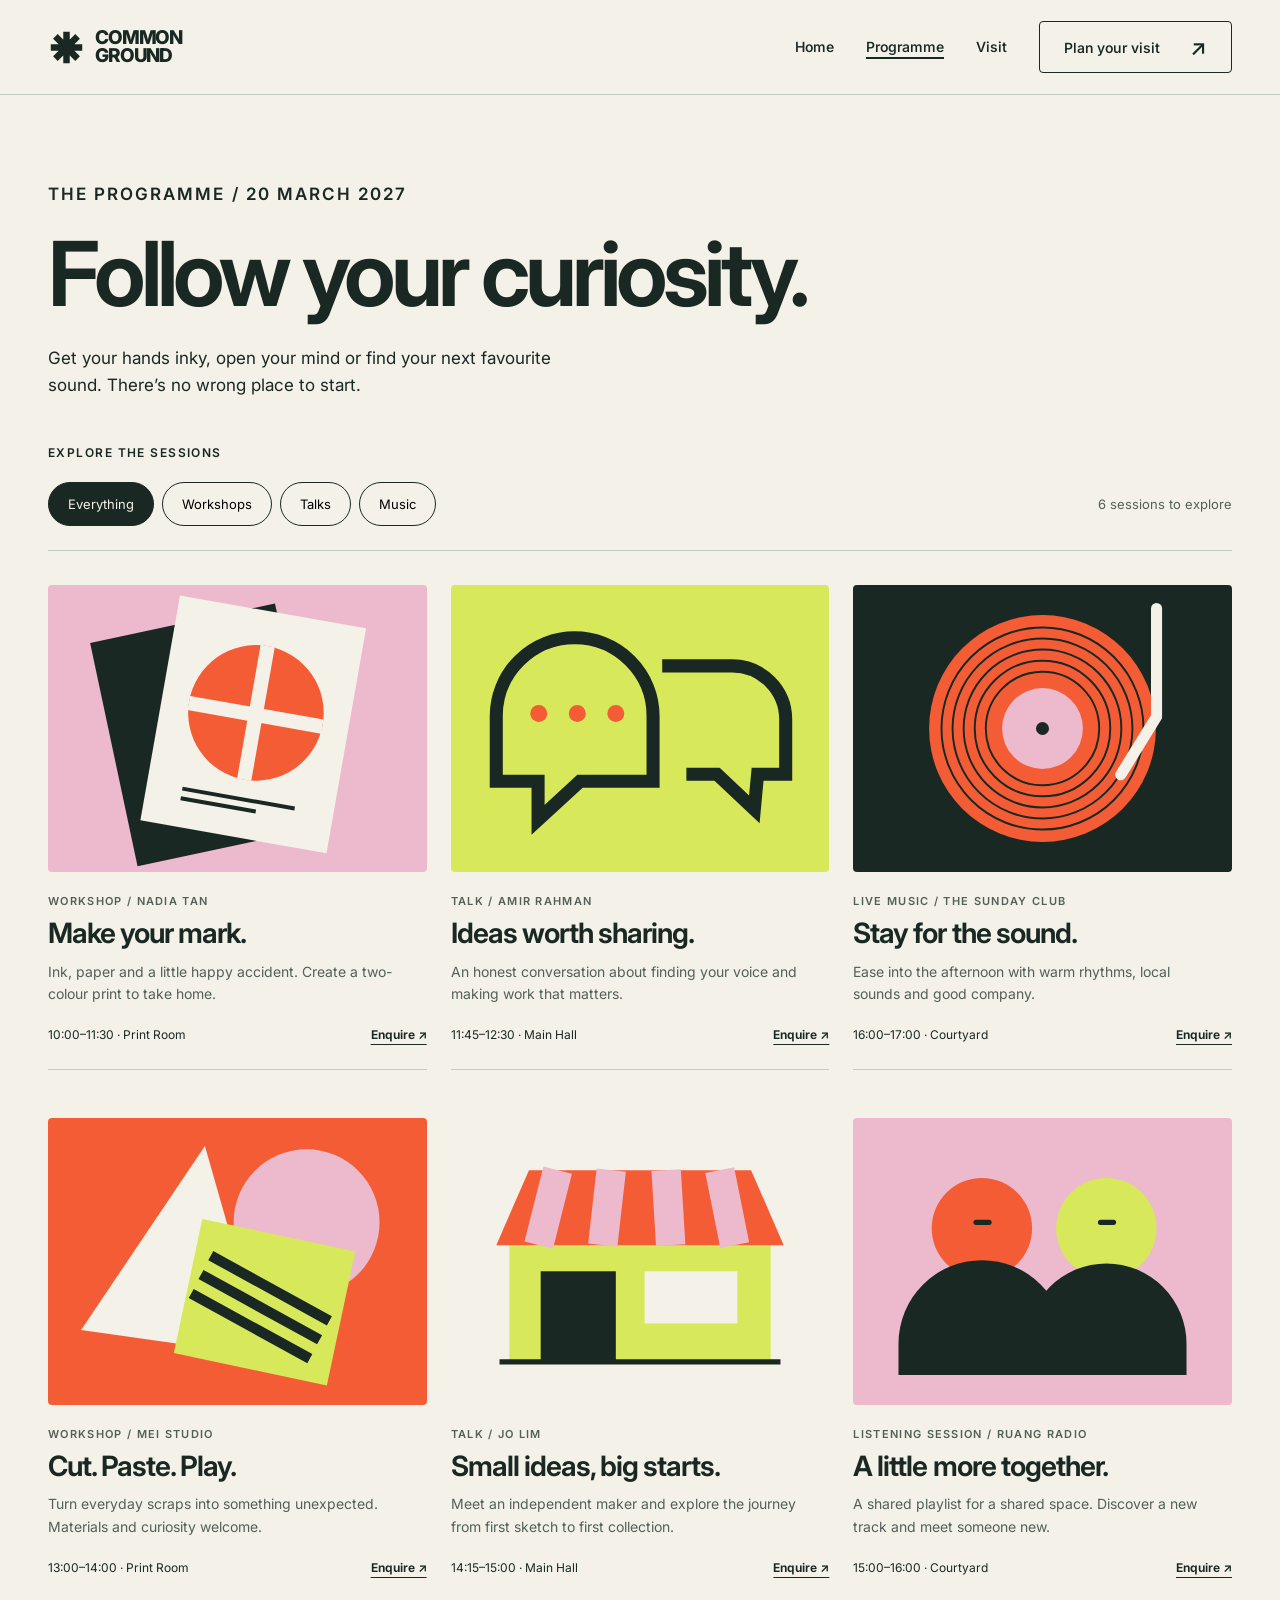
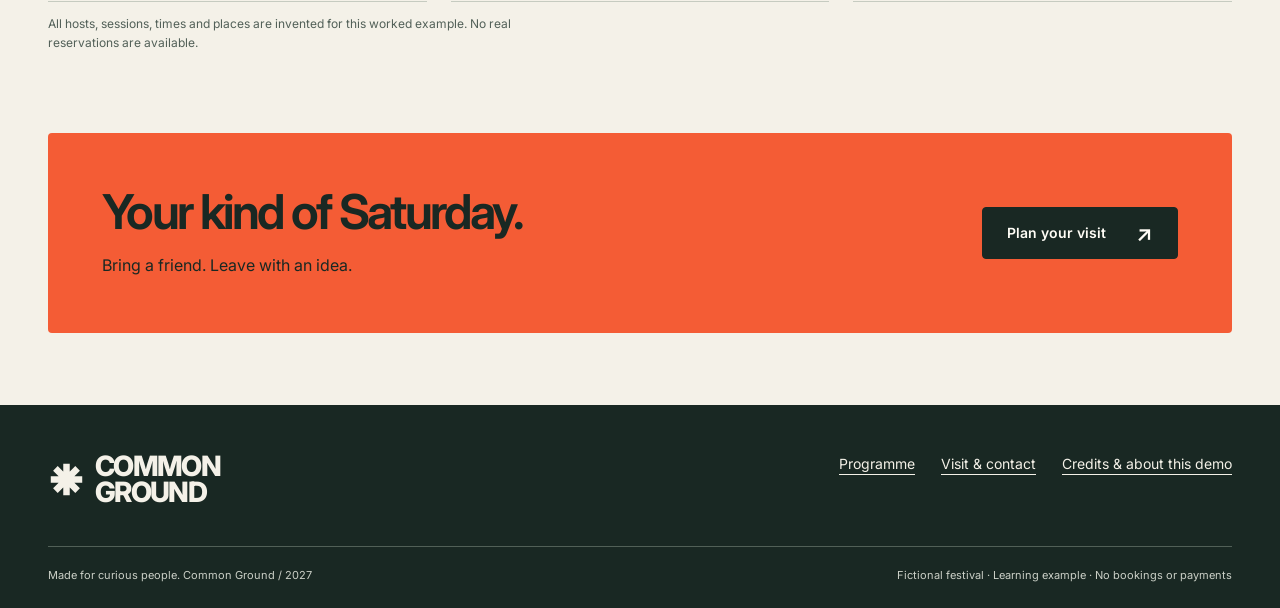
<file: programme.html>
<!doctype html><html lang="en"><head><meta charset="utf-8"><meta name="viewport" content="width=device-width,initial-scale=1"><meta name="description" content="Explore six fictional creative festival sessions and filter workshops, talks and music."><meta name="robots" content="noindex,nofollow"><title>Programme | Common Ground</title><link rel="icon" href="assets/favicon.svg" type="image/svg+xml"><link rel="stylesheet" href="styles.css"><script src="app.js" defer></script></head><body><a class="skip" href="#main">Skip to content</a><header class="site-header"><div class="container nav-wrap"><a class="brand" href="index.html" aria-label="Common Ground home"><svg aria-hidden="true" viewBox="0 0 40 40"><path d="M20 3V37M3 20H37M8 8L32 32M8 32L32 8" stroke="currentColor" stroke-width="7"/></svg><span>COMMON<br>GROUND</span></a><button class="menu-button" aria-expanded="false" aria-controls="main-nav">Menu +</button><nav id="main-nav" class="nav-links" aria-label="Main navigation"><a href="index.html">Home</a><a href="programme.html" aria-current="page">Programme</a><a href="visit.html">Visit</a><a class="button button-light" href="visit.html">Plan your visit<span class="arrow" aria-hidden="true">↗</span></a></nav></div></header><main id="main" tabindex="-1"><section class="page-heading container"><p class="eyebrow">The programme / 20 March 2027</p><h1>Follow your curiosity.</h1><p>Get your hands inky, open your mind or find your next favourite sound. There’s no wrong place to start.</p></section><section class="container section" style="padding-top:0"><h2 class="eyebrow" style="margin-bottom:20px">Explore the sessions</h2><div class="programme-top"><div class="filters" role="group" aria-label="Filter programme by category"><button class="filter" data-filter="all" aria-pressed="true">Everything</button><button class="filter" data-filter="workshops" aria-pressed="false">Workshops</button><button class="filter" data-filter="talks" aria-pressed="false">Talks</button><button class="filter" data-filter="music" aria-pressed="false">Music</button></div><p class="programme-count" role="status" aria-live="polite">6 sessions to explore</p></div><div class="cards programme-grid"><article class="card" data-category="workshops"><div class="card-art"><img src="assets/print.svg" alt="" width="600" height="440" loading="lazy"></div><p class="eyebrow">Workshop / Nadia Tan</p><h3><a href="visit.html#contact">Make your mark.</a></h3><p>Ink, paper and a little happy accident. Create a two-colour print to take home.</p><div class="session-meta"><span>10:00–11:30 · Print Room</span><a href="visit.html#contact">Enquire ↗</a></div></article><article class="card" data-category="talks"><div class="card-art"><img src="assets/talk.svg" alt="" width="600" height="440" loading="lazy"></div><p class="eyebrow">Talk / Amir Rahman</p><h3><a href="visit.html#contact">Ideas worth sharing.</a></h3><p>An honest conversation about finding your voice and making work that matters.</p><div class="session-meta"><span>11:45–12:30 · Main Hall</span><a href="visit.html#contact">Enquire ↗</a></div></article><article class="card" data-category="music"><div class="card-art"><img src="assets/sound.svg" alt="" width="600" height="440" loading="lazy"></div><p class="eyebrow">Live music / The Sunday Club</p><h3><a href="visit.html#contact">Stay for the sound.</a></h3><p>Ease into the afternoon with warm rhythms, local sounds and good company.</p><div class="session-meta"><span>16:00–17:00 · Courtyard</span><a href="visit.html#contact">Enquire ↗</a></div></article><article class="card" data-category="workshops"><div class="card-art"><img src="assets/collage.svg" alt="" width="600" height="440" loading="lazy"></div><p class="eyebrow">Workshop / Mei Studio</p><h3><a href="visit.html#contact">Cut. Paste. Play.</a></h3><p>Turn everyday scraps into something unexpected. Materials and curiosity welcome.</p><div class="session-meta"><span>13:00–14:00 · Print Room</span><a href="visit.html#contact">Enquire ↗</a></div></article><article class="card" data-category="talks"><div class="card-art"><img src="assets/market.svg" alt="" width="600" height="440" loading="lazy"></div><p class="eyebrow">Talk / Jo Lim</p><h3><a href="visit.html#contact">Small ideas, big starts.</a></h3><p>Meet an independent maker and explore the journey from first sketch to first collection.</p><div class="session-meta"><span>14:15–15:00 · Main Hall</span><a href="visit.html#contact">Enquire ↗</a></div></article><article class="card" data-category="music"><div class="card-art"><img src="assets/meet.svg" alt="" width="600" height="440" loading="lazy"></div><p class="eyebrow">Listening session / Ruang Radio</p><h3><a href="visit.html#contact">A little more together.</a></h3><p>A shared playlist for a shared space. Discover a new track and meet someone new.</p><div class="session-meta"><span>15:00–16:00 · Courtyard</span><a href="visit.html#contact">Enquire ↗</a></div></article></div><p class="caption">All hosts, sessions, times and places are invented for this worked example. No real reservations are available.</p></section><div class="container"><section class="cta" id="visit"><div><h2>Your kind of Saturday.</h2><p>Bring a friend. Leave with an idea.</p></div><a class="button " href="visit.html">Plan your visit<span class="arrow" aria-hidden="true">↗</span></a></section></div></main><footer class="site-footer"><div class="container"><div class="footer-top"><a class="brand" href="index.html" aria-label="Common Ground home"><svg aria-hidden="true" viewBox="0 0 40 40"><path d="M20 3V37M3 20H37M8 8L32 32M8 32L32 8" stroke="currentColor" stroke-width="7"/></svg><span>COMMON<br>GROUND</span></a><div class="footer-links"><a href="programme.html">Programme</a><a href="visit.html">Visit & contact</a><a href="credits.html">Credits & about this demo</a></div></div><div class="footer-bottom"><span>Made for curious people. Common Ground / 2027</span><span>Fictional festival · Learning example · No bookings or payments</span></div></div></footer></body></html>
</file>
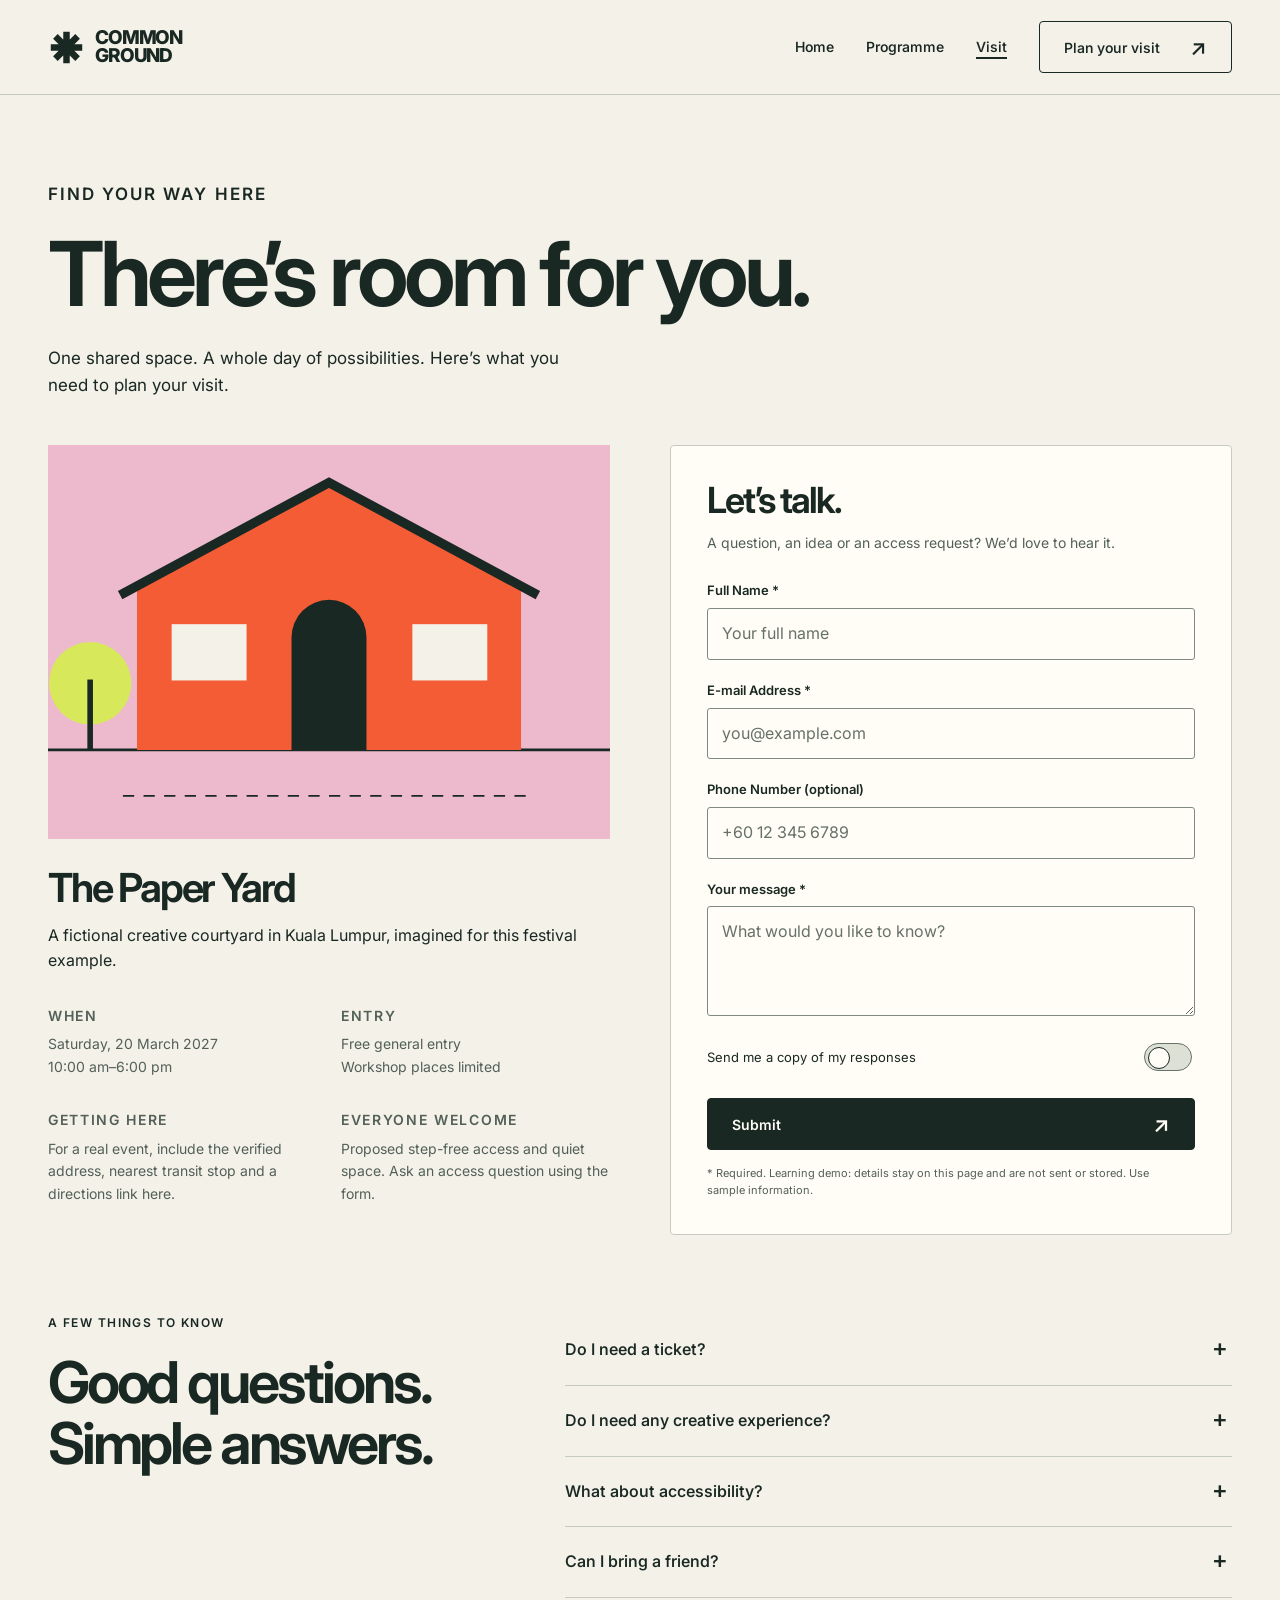
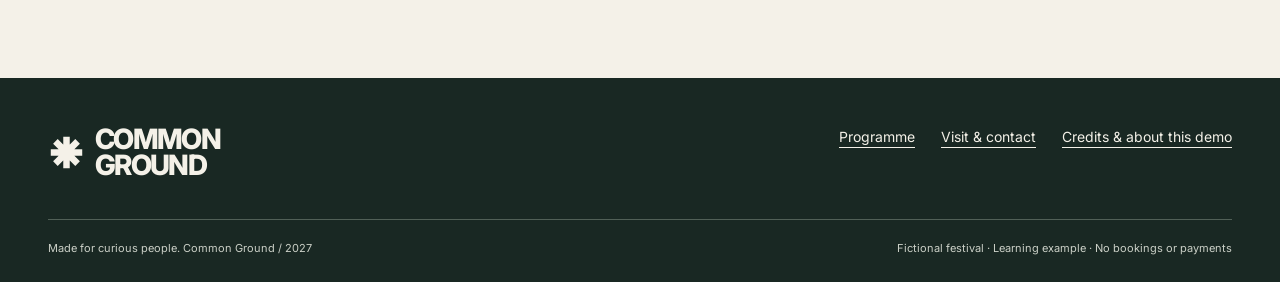
<file: visit.html>
<!doctype html><html lang="en"><head><meta charset="utf-8"><meta name="viewport" content="width=device-width,initial-scale=1"><meta name="description" content="Visitor information, frequently asked questions and an interactive contact-form demonstration."><meta name="robots" content="noindex,nofollow"><title>Visit & contact | Common Ground</title><link rel="icon" href="assets/favicon.svg" type="image/svg+xml"><link rel="stylesheet" href="styles.css"><script src="app.js" defer></script></head><body><a class="skip" href="#main">Skip to content</a><header class="site-header"><div class="container nav-wrap"><a class="brand" href="index.html" aria-label="Common Ground home"><svg aria-hidden="true" viewBox="0 0 40 40"><path d="M20 3V37M3 20H37M8 8L32 32M8 32L32 8" stroke="currentColor" stroke-width="7"/></svg><span>COMMON<br>GROUND</span></a><button class="menu-button" aria-expanded="false" aria-controls="main-nav">Menu +</button><nav id="main-nav" class="nav-links" aria-label="Main navigation"><a href="index.html">Home</a><a href="programme.html">Programme</a><a href="visit.html" aria-current="page">Visit</a><a class="button button-light" href="visit.html">Plan your visit<span class="arrow" aria-hidden="true">↗</span></a></nav></div></header><main id="main" tabindex="-1"><section class="page-heading container"><p class="eyebrow">Find your way here</p><h1>There’s room for you.</h1><p>One shared space. A whole day of possibilities. Here’s what you need to plan your visit.</p></section><section class="container visit-grid"><div><img class="location-art" src="assets/venue.svg" alt="Illustration of The Paper Yard, the fictional festival venue" width="600" height="420"><h2 style="font-size:40px">The Paper Yard</h2><p style="margin-top:14px">A fictional creative courtyard in Kuala Lumpur, imagined for this festival example.</p><div class="location-details"><div><p class="eyebrow">When</p><p>Saturday, 20 March 2027<br>10:00 am–6:00 pm</p></div><div><p class="eyebrow">Entry</p><p>Free general entry<br>Workshop places limited</p></div><div><p class="eyebrow">Getting here</p><p>For a real event, include the verified address, nearest transit stop and a directions link here.</p></div><div><p class="eyebrow">Everyone welcome</p><p>Proposed step-free access and quiet space. Ask an access question using the form.</p></div></div></div><div id="contact"><div class="form-card"><h2>Let’s talk.</h2><p>A question, an idea or an access request? We’d love to hear it.</p><form data-demo-form><label class="field" for="contact-fullName"><span>Full Name *</span><input id="contact-fullName" name="fullName" type="text" placeholder="Your full name" autocomplete="name" aria-describedby="contact-fullName-error" required><small class="error" id="contact-fullName-error"></small></label><label class="field" for="contact-email"><span>E-mail Address *</span><input id="contact-email" name="email" type="email" placeholder="you@example.com" autocomplete="email" aria-describedby="contact-email-error" required><small class="error" id="contact-email-error"></small></label><label class="field" for="contact-phone"><span>Phone Number (optional)</span><input id="contact-phone" name="phone" type="tel" placeholder="+60 12 345 6789" autocomplete="tel" aria-describedby="contact-phone-error"><small class="error" id="contact-phone-error"></small></label><label class="field" for="contact-message"><span>Your message *</span><textarea id="contact-message" name="message" placeholder="What would you like to know?" required aria-describedby="contact-message-error"></textarea><small class="error" id="contact-message-error"></small></label><label class="toggle-row" for="contact-copy"><span>Send me a copy of my responses</span><input id="contact-copy" name="copy" type="checkbox" role="switch"></label><button class="button" type="submit">Submit <span class="arrow" aria-hidden="true">↗</span></button><p class="demo-note">* Required. Learning demo: details stay on this page and are not sent or stored. Use sample information.</p></form><div class="success" hidden tabindex="-1" role="status"><p class="eyebrow">Demo complete</p><h3>Thanks for trying it.</h3><p></p><button class="button button-light" type="button">Try another response ↗</button></div></div></div></section><section class="container section faq"><div><p class="eyebrow">A few things to know</p><h2>Good questions.<br>Simple answers.</h2></div><div><details><summary>Do I need a ticket?</summary><p>In this fictional concept, general entry is free. Workshops have limited places and would use a separate booking process. This example does not take bookings.</p></details><details><summary>Do I need any creative experience?</summary><p>Not at all. The sessions are designed for curious beginners as well as people with a regular creative practice. Materials are included in the concept.</p></details><details><summary>What about accessibility?</summary><p>The proposed venue brief includes step-free entry, accessible toilets and a quiet space. These are fictional design requirements, not verified facilities. The contact form demonstrates where visitors can ask about access.</p></details><details><summary>Can I bring a friend?</summary><p>Yes. The concept welcomes solo visitors and groups alike. Come for one session or make a day of it.</p></details></div></section></main><footer class="site-footer"><div class="container"><div class="footer-top"><a class="brand" href="index.html" aria-label="Common Ground home"><svg aria-hidden="true" viewBox="0 0 40 40"><path d="M20 3V37M3 20H37M8 8L32 32M8 32L32 8" stroke="currentColor" stroke-width="7"/></svg><span>COMMON<br>GROUND</span></a><div class="footer-links"><a href="programme.html">Programme</a><a href="visit.html">Visit & contact</a><a href="credits.html">Credits & about this demo</a></div></div><div class="footer-bottom"><span>Made for curious people. Common Ground / 2027</span><span>Fictional festival · Learning example · No bookings or payments</span></div></div></footer></body></html>
</file>
<file: styles.css>
@font-face{font-family:Inter;src:url('assets/Inter.ttf') format('truetype');font-weight:100 900;font-display:swap}
@font-face{font-family:Playfair;src:url('assets/Playfair-Italic.ttf') format('truetype');font-weight:100 900;font-style:italic;font-display:swap}
:root{--paper:#f4f1e8;--ink:#192823;--muted:#526058;--orange:#f45c35;--lime:#d7e95b;--pink:#edb9cd;--line:#c6cbc0;--white:#fffdf6;--space-sm:8px;--space-md:16px;--space-lg:24px;--space-xl:48px;--radius:4px}
*{box-sizing:border-box}html{scroll-behavior:smooth;scroll-padding-top:100px}body{margin:0;background:var(--paper);color:var(--ink);font:16px/1.6 Inter,Arial,sans-serif}a{color:inherit;text-underline-offset:5px}button,input,textarea{font:inherit}button,a,input,textarea,summary{-webkit-tap-highlight-color:transparent}button{cursor:pointer}a,button{touch-action:manipulation}img,video{display:block;width:100%;max-width:100%;height:auto}button:focus-visible,a:focus-visible,summary:focus-visible,input:focus-visible,textarea:focus-visible{outline:3px solid var(--ink);outline-offset:5px}button:disabled{cursor:wait}h1,h2,h3,p{margin:0}h1,h2,h3{font-weight:650;line-height:1.05;letter-spacing:-.055em}h1{font-size:clamp(52px,7.7vw,112px)}h2{font-size:clamp(36px,4.5vw,64px)}h3{font-size:28px;letter-spacing:-.035em}p{max-width:65ch}::selection{background:var(--lime);color:var(--ink)}[hidden]{display:none!important}.container{max-width:1320px;margin:auto;padding-inline:48px}.skip{position:absolute;left:16px;top:-100px;z-index:20;background:var(--lime);padding:12px}.skip:focus{top:10px}.eyebrow{font:600 12px/1.4 Inter,Arial,sans-serif;letter-spacing:.12em;text-transform:uppercase}.site-header{border-bottom:1px solid var(--line);background:var(--paper)}.nav-wrap{min-height:94px;display:flex;align-items:center;justify-content:space-between;gap:24px}.brand{display:flex;align-items:center;gap:10px;text-decoration:none;font-size:19px;font-weight:800;letter-spacing:-.06em;line-height:.95}.brand svg{width:37px;height:37px}.nav-links{display:flex;align-items:center;gap:32px}.nav-links>a{text-decoration:none;font-size:14px;font-weight:550}.nav-links>a[aria-current=page]{text-decoration:underline;text-decoration-thickness:2px}.nav-links>a:hover{text-decoration:underline}.nav-links .button{font-size:14px}.menu-button{display:none;background:none;border:1px solid var(--ink);padding:10px 16px;min-height:44px}.button{display:inline-flex;justify-content:center;align-items:center;gap:30px;min-height:52px;padding:13px 24px;border:1px solid var(--ink);border-radius:var(--radius);background:var(--ink);color:var(--white);text-decoration:none;font-weight:600;font-size:14px;line-height:1.5;transition:background .18s,transform .18s}.button:hover{background:#33483d;transform:translateY(-2px)}.button:active{transform:translateY(1px);background:#0b1912}.button-light{background:var(--paper);color:var(--ink)}.button-light:hover{background:#e3e5d9}.button-lime{background:var(--lime);color:var(--ink)}.button-lime:hover{background:#e3ef8a}.arrow{font-size:22px;line-height:1}.hero{padding-top:40px;padding-bottom:48px}.hero-top{display:flex;justify-content:space-between;gap:20px;padding-bottom:26px}.hero-grid{display:grid;grid-template-columns:1.04fr 1fr;align-items:stretch;gap:40px}.hero-copy{display:flex;flex-direction:column;align-items:flex-start;justify-content:center;padding-block:18px;gap:30px}.hero-copy h1 span{display:block}.hero-copy h1 .serif{font-family:Playfair,Georgia,serif;font-weight:400;font-style:italic;letter-spacing:-.07em}.hero-copy>p{font-size:17px;max-width:36ch}.hero-art{position:relative;min-width:0;background:var(--orange);overflow:hidden;border-radius:var(--radius)}.hero-art img{height:100%;object-fit:cover;min-height:440px}.hero-art .art-label{position:absolute;bottom:24px;left:24px;right:24px;display:flex;justify-content:space-between;font-size:12px;font-weight:600}.facts{display:grid;grid-template-columns:repeat(3,1fr);border-block:1px solid var(--line);margin-top:42px;padding-block:22px}.fact{padding-inline:24px;border-right:1px solid var(--line)}.fact:first-child{padding-left:0}.fact:last-child{border:0}.fact strong{display:block;font-size:20px;line-height:1.5;letter-spacing:-.04em}.fact span{font-size:13px;color:var(--muted)}.ribbon{background:var(--ink);color:var(--lime);padding:20px;text-align:center;font-size:14px;word-spacing:9px;letter-spacing:.05em}.section{padding-block:80px}.section-top{display:flex;align-items:flex-end;justify-content:space-between;gap:32px;margin-bottom:36px}.section-top .eyebrow{margin-bottom:18px}.text-link{font-weight:600;font-size:14px;display:inline-flex;gap:26px;align-items:center;min-height:44px}.cards{display:grid;grid-template-columns:repeat(3,minmax(0,1fr));gap:24px}.card-art{aspect-ratio:1.32;overflow:hidden;margin-bottom:22px;border-radius:var(--radius)}.card-art img{height:100%;object-fit:cover;transition:transform .3s}.card:hover .card-art img{transform:scale(1.035)}.card .eyebrow{color:var(--muted);font-size:11px;margin-bottom:10px}.card h3{margin-bottom:12px}.card p{font-size:14px;color:var(--muted);max-width:40ch}.card a{text-decoration:none}.card a:hover{text-decoration:underline}.split-section{display:grid;grid-template-columns:1fr 1fr;gap:72px;align-items:center}.about-block{background:var(--lime)}.about-block h2{margin-block:24px}.about-block p{margin-bottom:24px}.about-art{aspect-ratio:1.15}.about-art img{width:100%;height:100%;object-fit:cover}.media-section{background:#e7e9dc}.video-shell{background:var(--ink);border-radius:var(--radius);overflow:hidden}.video-shell video{aspect-ratio:16/9}.caption{font-size:12px;color:var(--muted);margin-top:12px}.cta{padding:54px;background:var(--orange);display:flex;align-items:center;justify-content:space-between;gap:32px;margin-block:0 72px;border-radius:var(--radius)}.cta h2{font-size:48px}.cta p{margin-top:16px}.site-footer{background:var(--ink);color:var(--paper);padding-block:48px 24px}.footer-top{display:flex;justify-content:space-between;gap:36px;align-items:flex-start;padding-bottom:40px}.footer-top .brand{font-size:28px}.footer-links{display:flex;gap:26px;flex-wrap:wrap}.footer-links a{font-size:14px}.footer-bottom{display:flex;justify-content:space-between;gap:24px;border-top:1px solid #516057;padding-top:20px;font-size:11px;color:#cbd0c7}.page-heading{padding-block:64px 46px}.page-heading h1{margin-top:20px;font-size:clamp(50px,7vw,96px)}.page-heading p{margin-top:24px;max-width:49ch;font-size:17px}.programme-top{display:flex;align-items:center;justify-content:space-between;gap:20px;margin-bottom:34px;border-bottom:1px solid var(--line);padding-bottom:24px}.filters{display:flex;gap:8px;flex-wrap:wrap}.filter{padding:10px 19px;border:1px solid var(--ink);background:transparent;border-radius:100px;min-height:44px;font-size:13px}.filter[aria-pressed=true]{background:var(--ink);color:var(--paper)}.filter:hover{background:var(--lime);color:var(--ink)}.programme-count{font-size:13px;color:var(--muted)}.programme-grid{row-gap:48px}.programme-grid .card{border-bottom:1px solid var(--line);padding-bottom:24px}.session-meta{display:flex;justify-content:space-between;gap:12px;margin-top:20px;font-size:12px}.session-meta a{font-weight:650;text-decoration:underline}.visit-grid{display:grid;grid-template-columns:1fr 1fr;gap:60px;align-items:start}.location-art{margin-bottom:28px}.location-details{display:grid;grid-template-columns:1fr 1fr;gap:24px;margin-top:24px}.location-details p{font-size:14px;margin-top:8px;color:var(--muted)}.form-card{padding:36px;border:1px solid var(--line);background:var(--white);border-radius:var(--radius)}.form-card h2{font-size:36px;margin-bottom:12px}.form-card>p{font-size:14px;color:var(--muted);margin-bottom:26px}.field{display:block;margin-bottom:20px}.field span{display:block;font-size:13px;font-weight:600;margin-bottom:7px}.field input,.field textarea{display:block;width:100%;min-height:50px;padding:12px 14px;border:1px solid #7f8b80;background:var(--white);border-radius:3px;color:var(--ink);font-size:16px}.field textarea{min-height:110px;resize:vertical}.field input::placeholder,.field textarea::placeholder{color:#677267}.field input[aria-invalid=true],.field textarea[aria-invalid=true]{border:2px solid #a92d20}.error{font-size:12px;color:#a92d20;padding-top:5px;min-height:0}.toggle-row{display:flex;gap:16px;align-items:center;justify-content:space-between;font-size:13px;margin:24px 0;cursor:pointer}.toggle-row input{appearance:none;flex:none;width:48px;height:28px;border:1px solid #677267;border-radius:30px;background:#dce0d5;position:relative;cursor:pointer}.toggle-row input:before{content:'';position:absolute;width:20px;height:20px;top:3px;left:3px;background:var(--white);border:1px solid var(--ink);border-radius:50%;transition:transform .18s}.toggle-row input:checked{background:var(--ink)}.toggle-row input:checked:before{transform:translateX(20px);background:var(--lime)}.form-card .button{width:100%;justify-content:space-between}.demo-note{font-size:11px;color:var(--muted);margin-top:15px;line-height:1.5}.success{padding:24px;background:var(--lime);margin-top:24px;border:1px solid var(--ink)}.success h3{font-size:26px;margin-bottom:12px}.success p{font-size:14px}.success .button{margin-top:18px}.faq{display:grid;grid-template-columns:.8fr 1.2fr;gap:72px}.faq .eyebrow{margin-bottom:20px}details{border-bottom:1px solid var(--line)}summary{list-style:none;cursor:pointer;padding:22px 32px 22px 0;position:relative;font-weight:550;min-height:48px}summary::-webkit-details-marker{display:none}summary:after{content:'+';position:absolute;right:4px;font-size:24px;top:14px}details[open] summary:after{content:'−'}details p{padding:0 20px 22px 0;font-size:14px;color:var(--muted)}.practice-label{background:var(--lime);padding:10px 20px;text-align:center;font-size:12px}.pa1 .site-header .nav-links a:not(.button){display:inline-flex}.feedback-layout{min-height:calc(100vh - 94px);padding-block:48px}.feedback-layout .form-card{max-width:390px;margin:auto;padding:28px 24px}.feedback-title{max-width:680px;text-align:center;margin:0 auto 36px}.feedback-title h1{font-size:48px;margin:16px 0}.feedback-title p{font-size:14px;margin:auto}.component-guide{max-width:780px;margin:48px auto 0;border-top:1px solid var(--line);padding-top:28px}.state-row{display:flex;align-items:center;gap:16px;flex-wrap:wrap;margin-top:20px}.component-guide h2{font-size:30px}.state-caption{font-size:12px}.state-hover{background:#33483d;transform:translateY(-2px)}.state-pressed{background:#0b1912;transform:translateY(1px)}
@media(max-width:991px){.container{padding-inline:32px}.hero-grid{gap:24px}.hero-copy h1{font-size:70px}.hero-copy{gap:22px}.hero-art img{min-height:410px}.nav-links{gap:20px}.cards{gap:18px}.split-section{gap:36px}.visit-grid{gap:30px}.form-card{padding:26px}.cta{padding:36px}.faq{gap:40px}.section{padding-block:60px}}
@media(max-width:767px){.container{padding-inline:24px}.nav-wrap{min-height:78px;flex-wrap:wrap;gap:0}.brand{font-size:17px}.menu-button{display:block}.nav-links{width:100%;padding-block:20px;flex-direction:column;align-items:stretch;gap:14px}.js .nav-links{display:none}.js .nav-links.is-open{display:flex}.nav-links a{min-height:44px;padding:8px}.hero{padding-top:26px;padding-bottom:32px}.hero-top{font-size:10px;gap:16px;padding-bottom:20px}.hero-top span:last-child{text-align:right}.hero-grid{grid-template-columns:1fr;gap:30px}.hero-copy{gap:24px;padding-block:8px 0}.hero-copy h1{font-size:clamp(62px,12.8vw,92px)}.hero-copy>p{font-size:16px;max-width:42ch}.hero-art{aspect-ratio:1.1}.hero-art img{min-height:0}.facts{margin-top:30px}.fact{padding-inline:12px}.fact strong{font-size:16px}.fact span{font-size:11px;line-height:1.4;display:block}.ribbon{font-size:11px;word-spacing:3px}.cards{grid-template-columns:1fr;gap:36px}.card-art{aspect-ratio:1.5;margin-bottom:18px}.card h3{font-size:29px}.card p{max-width:60ch}.section{padding-block:48px}.section-top{align-items:flex-start;flex-direction:column;gap:20px}.section-top h2{max-width:12ch}.split-section,.visit-grid,.faq{grid-template-columns:1fr;gap:36px}.split-section .about-art{order:2;aspect-ratio:1.3}.cta{padding:30px;align-items:flex-start;flex-direction:column;margin-bottom:48px}.cta h2{font-size:38px}.footer-top,.footer-bottom{flex-direction:column;gap:28px}.footer-links{gap:22px}.page-heading{padding-block:42px 34px}.page-heading h1{font-size:60px}.page-heading p{font-size:16px}.programme-top{align-items:flex-start;flex-direction:column}.programme-grid{row-gap:32px}.location-details{gap:20px}.form-card{padding:28px 24px}.faq{gap:24px}.feedback-title h1{font-size:40px}}
@media(max-width:479px){.container{padding-inline:20px}.hero-copy h1{font-size:64px}.hero-top{font-size:9px}.hero-art .art-label{left:18px;right:18px;bottom:18px;font-size:10px}.fact strong{font-size:14px}.fact{padding-inline:10px}.hero-copy .button{width:100%;justify-content:space-between}.page-heading h1{font-size:52px}.location-details{grid-template-columns:1fr}.feedback-layout{padding-block:32px}.feedback-layout .form-card{padding:26px 20px}.form-card{padding:24px 20px}.cta{padding:26px}.cta .button{width:100%;justify-content:space-between}}
@media(prefers-reduced-motion:reduce){html{scroll-behavior:auto}*,*:before,*:after{transition:none!important;animation:none!important}}
@media print{.menu-button,.practice-label,.component-guide{display:none}.nav-links{display:flex!important}.container{padding-inline:28px}.section{padding-block:36px}.site-footer{break-inside:avoid}body{print-color-adjust:exact;-webkit-print-color-adjust:exact}}
</file>
